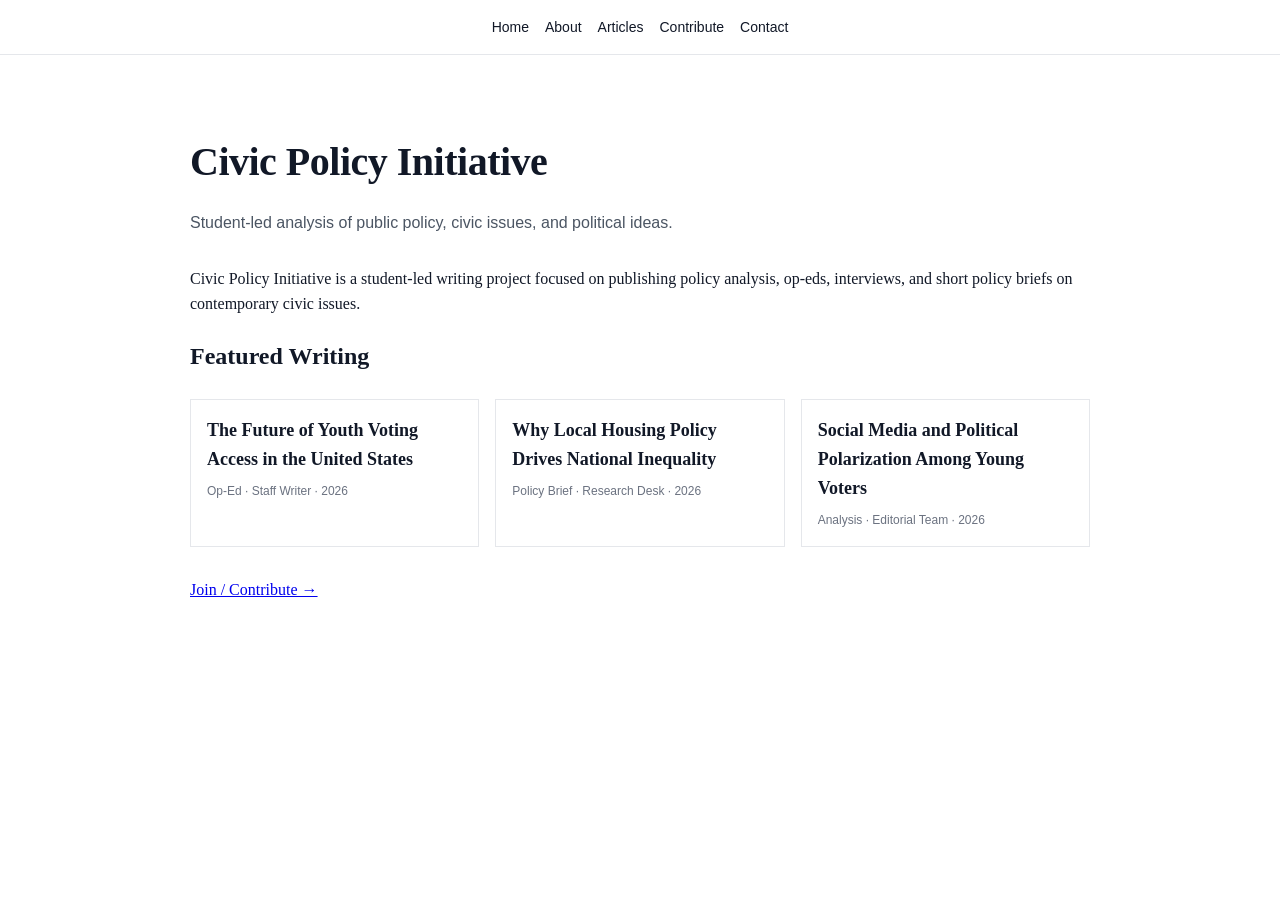
<file: index.html>
<!DOCTYPE html>
<html>
<head>
  <title>Civic Policy Initiative</title>
  <link rel="stylesheet" href="styles.css">
</head>
<body>

<nav>
  <a href="index.html">Home</a>
  <a href="about.html">About</a>
  <a href="articles.html">Articles</a>
  <a href="contribute.html">Contribute</a>
  <a href="contact.html">Contact</a>
</nav>

<div class="container">

  <h1>Civic Policy Initiative</h1>
  <p class="subtitle">Student-led analysis of public policy, civic issues, and political ideas.</p>

  <p>
    Civic Policy Initiative is a student-led writing project focused on publishing
    policy analysis, op-eds, interviews, and short policy briefs on contemporary civic issues.
  </p>

  <h2>Featured Writing</h2>

  <div class="card-grid">
    <div class="card">
      <h3>The Future of Youth Voting Access in the United States</h3>
      <div class="meta">Op-Ed · Staff Writer · 2026</div>
    </div>

    <div class="card">
      <h3>Why Local Housing Policy Drives National Inequality</h3>
      <div class="meta">Policy Brief · Research Desk · 2026</div>
    </div>

    <div class="card">
      <h3>Social Media and Political Polarization Among Young Voters</h3>
      <div class="meta">Analysis · Editorial Team · 2026</div>
    </div>
  </div>

  <p style="margin-top: 30px;">
    <a href="contribute.html">Join / Contribute →</a>
  </p>

</div>

</body>
</html>
</file>
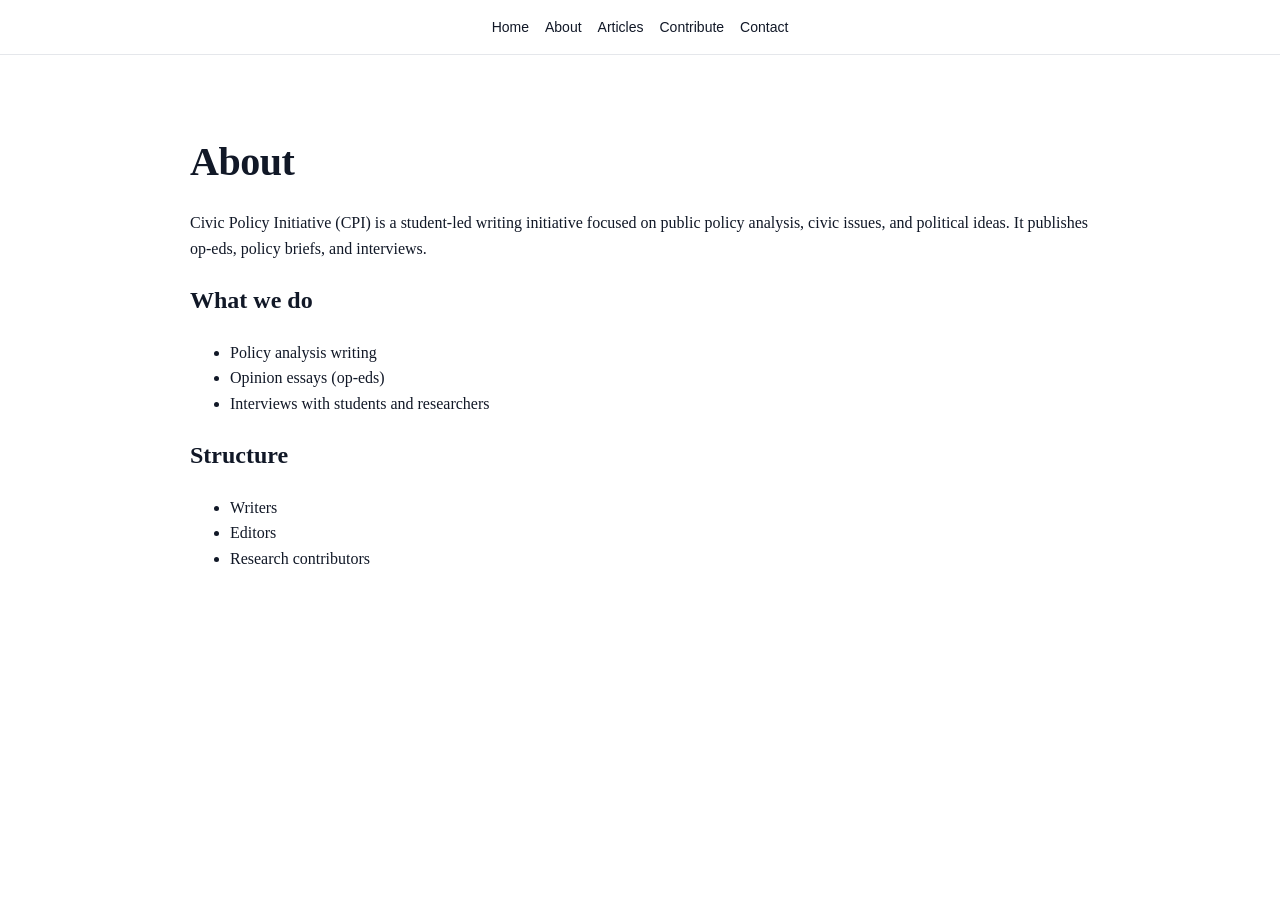
<file: about.html>
<!DOCTYPE html>
<html>
<head>
  <title>About - CPI</title>
  <link rel="stylesheet" href="styles.css">
</head>
<body>

<nav>
  <a href="index.html">Home</a>
  <a href="about.html">About</a>
  <a href="articles.html">Articles</a>
  <a href="contribute.html">Contribute</a>
  <a href="contact.html">Contact</a>
</nav>

<div class="container">

  <h1>About</h1>

  <p>
    Civic Policy Initiative (CPI) is a student-led writing initiative focused on public policy analysis,
    civic issues, and political ideas. It publishes op-eds, policy briefs, and interviews.
  </p>

  <h2>What we do</h2>
  <ul>
    <li>Policy analysis writing</li>
    <li>Opinion essays (op-eds)</li>
    <li>Interviews with students and researchers</li>
  </ul>

  <h2>Structure</h2>
  <ul>
    <li>Writers</li>
    <li>Editors</li>
    <li>Research contributors</li>
  </ul>

</div>

</body>
</html>
</file>
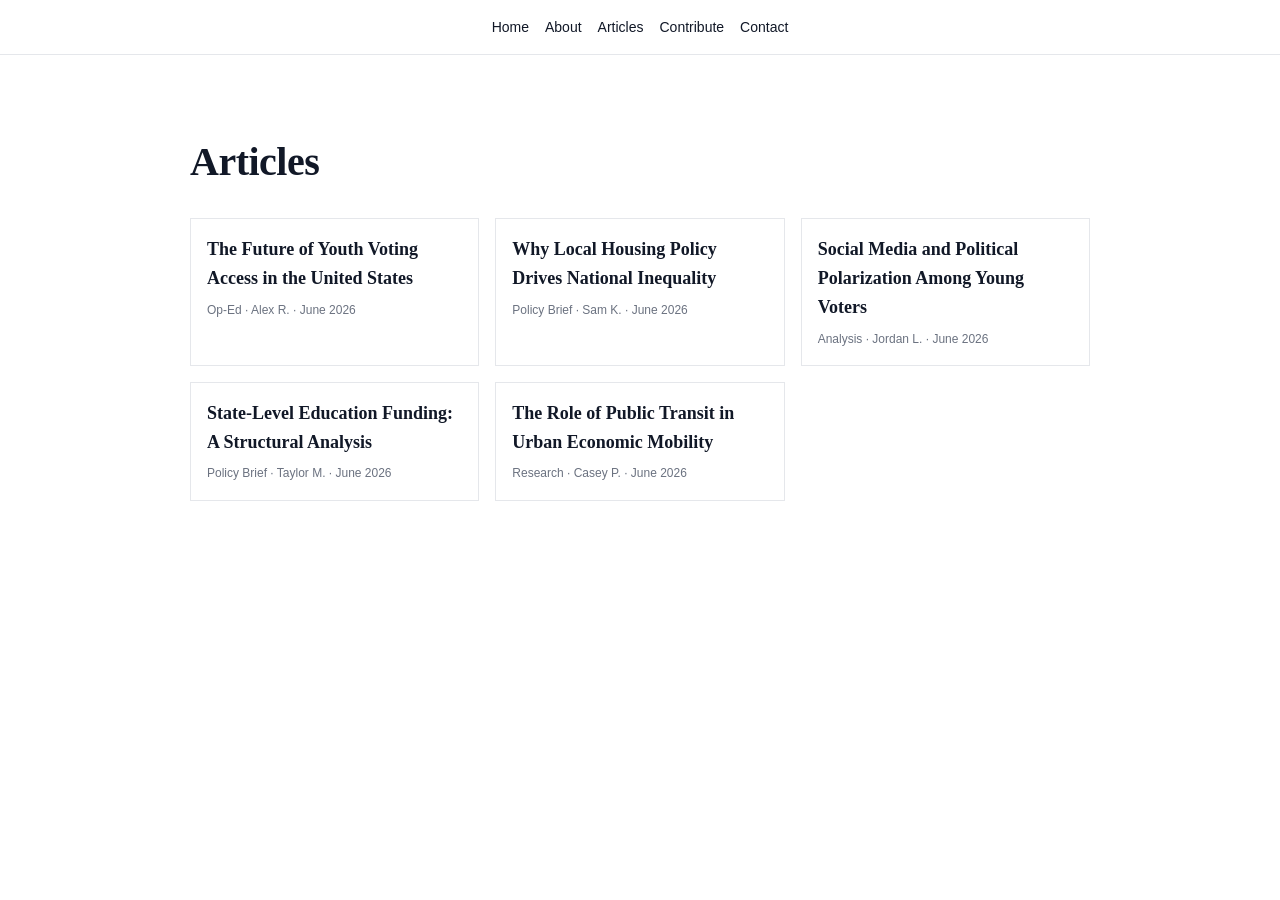
<file: articles.html>
<!DOCTYPE html>
<html>
<head>
  <title>Articles - CPI</title>
  <link rel="stylesheet" href="styles.css">
</head>
<body>

<nav>
  <a href="index.html">Home</a>
  <a href="about.html">About</a>
  <a href="articles.html">Articles</a>
  <a href="contribute.html">Contribute</a>
  <a href="contact.html">Contact</a>
</nav>

<div class="container">

  <h1>Articles</h1>

  <div class="card-grid">

    <div class="card">
      <h3>The Future of Youth Voting Access in the United States</h3>
      <div class="meta">Op-Ed · Alex R. · June 2026</div>
    </div>

    <div class="card">
      <h3>Why Local Housing Policy Drives National Inequality</h3>
      <div class="meta">Policy Brief · Sam K. · June 2026</div>
    </div>

    <div class="card">
      <h3>Social Media and Political Polarization Among Young Voters</h3>
      <div class="meta">Analysis · Jordan L. · June 2026</div>
    </div>

    <div class="card">
      <h3>State-Level Education Funding: A Structural Analysis</h3>
      <div class="meta">Policy Brief · Taylor M. · June 2026</div>
    </div>

    <div class="card">
      <h3>The Role of Public Transit in Urban Economic Mobility</h3>
      <div class="meta">Research · Casey P. · June 2026</div>
    </div>

  </div>

</div>

</body>
</html>
</file>
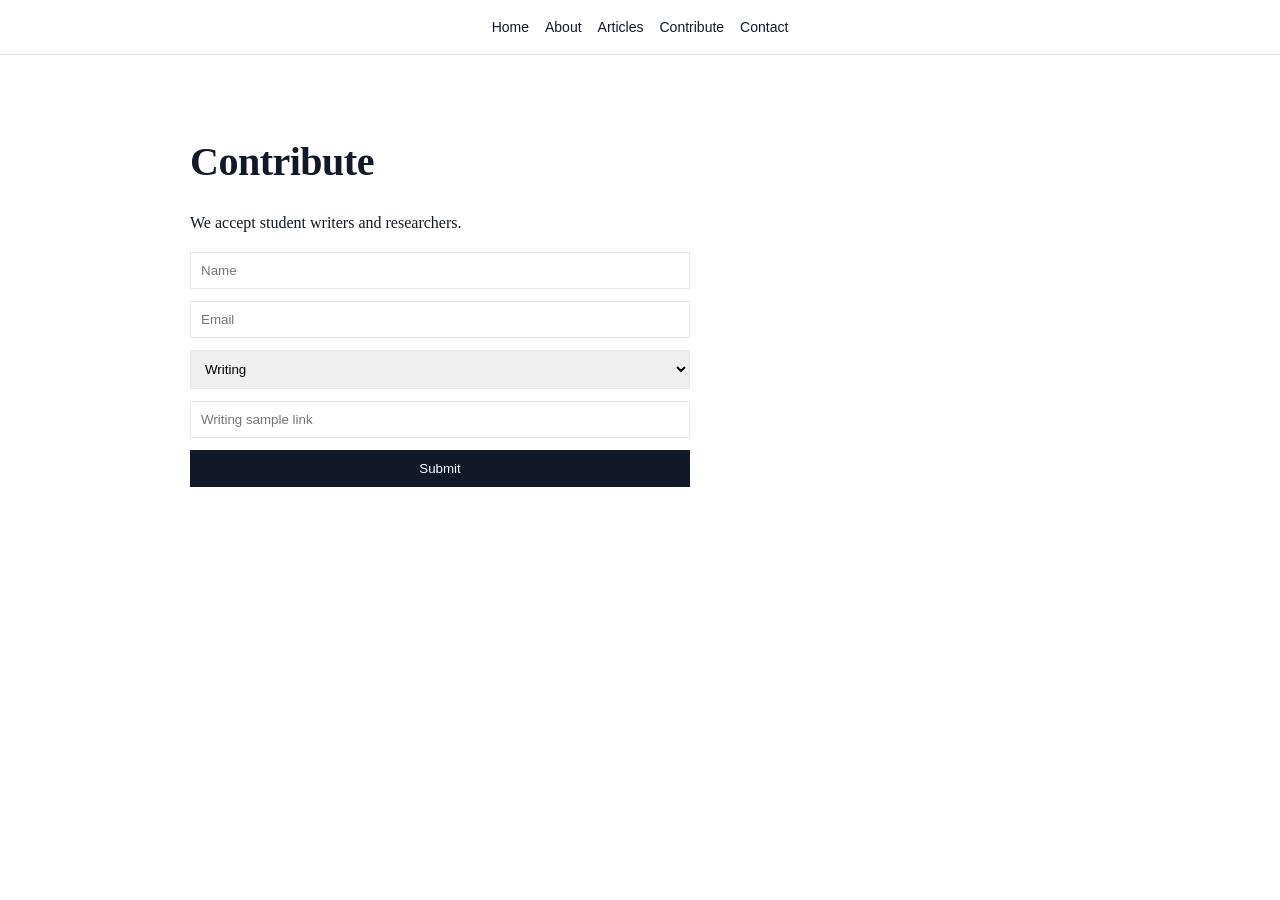
<file: contribute.html>
<!DOCTYPE html>
<html>
<head>
  <title>Contribute - CPI</title>
  <link rel="stylesheet" href="styles.css">
</head>
<body>

<nav>
  <a href="index.html">Home</a>
  <a href="about.html">About</a>
  <a href="articles.html">Articles</a>
  <a href="contribute.html">Contribute</a>
  <a href="contact.html">Contact</a>
</nav>

<div class="container">

  <h1>Contribute</h1>

  <p>We accept student writers and researchers.</p>

  <form>
    <input type="text" placeholder="Name">
    <input type="email" placeholder="Email">

    <select>
      <option>Writing</option>
      <option>Research</option>
      <option>Both</option>
    </select>

    <input type="text" placeholder="Writing sample link">
    <button type="button">Submit</button>
  </form>

</div>

</body>
</html>
</file>
<file: styles.css>
body {
  margin: 0;
  font-family: Georgia, serif;
  color: #111827;
  background: #ffffff;
  line-height: 1.6;
}

nav {
  border-bottom: 1px solid #e5e7eb;
  padding: 16px 24px;
  display: flex;
  gap: 16px;
  justify-content: center;
  font-family: Arial, sans-serif;
  font-size: 14px;
}

nav a {
  text-decoration: none;
  color: #111827;
}

nav a:hover {
  text-decoration: underline;
}

.container {
  max-width: 900px;
  margin: 0 auto;
  padding: 48px 20px;
}

h1 {
  font-size: 40px;
  margin-bottom: 10px;
  letter-spacing: -0.5px;
}

.subtitle {
  font-family: Arial, sans-serif;
  color: #4b5563;
  margin-bottom: 30px;
}

.card-grid {
  display: grid;
  grid-template-columns: repeat(auto-fit, minmax(240px, 1fr));
  gap: 16px;
  margin-top: 24px;
}

.card {
  border: 1px solid #e5e7eb;
  padding: 16px;
}

.card h3 {
  margin: 0 0 8px 0;
  font-size: 18px;
}

.meta {
  font-family: Arial, sans-serif;
  font-size: 12px;
  color: #6b7280;
}

form {
  display: flex;
  flex-direction: column;
  gap: 12px;
  max-width: 500px;
}

input, select, textarea {
  padding: 10px;
  border: 1px solid #e5e7eb;
  font-family: Arial, sans-serif;
}

button {
  padding: 10px;
  border: 1px solid #111827;
  background: #111827;
  color: white;
  cursor: pointer;
}

button:hover {
  opacity: 0.9;
}
</file>
